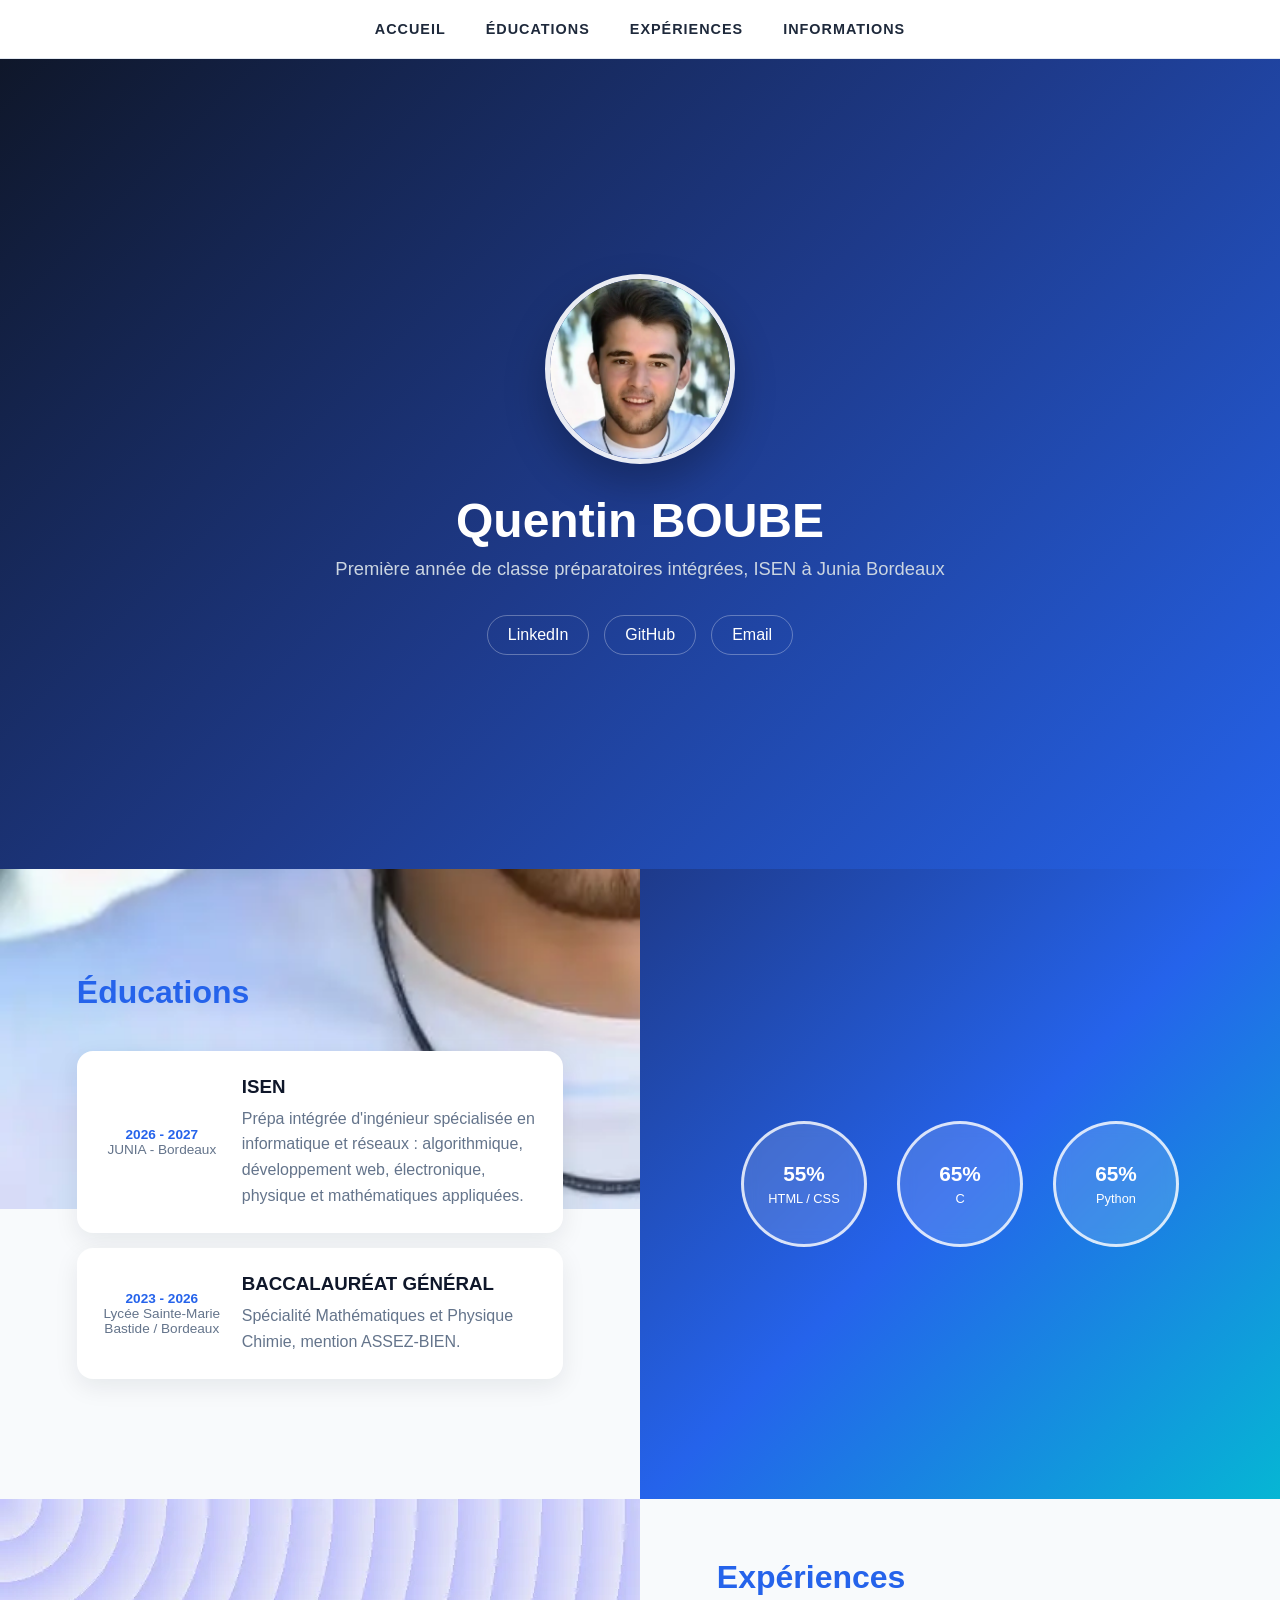
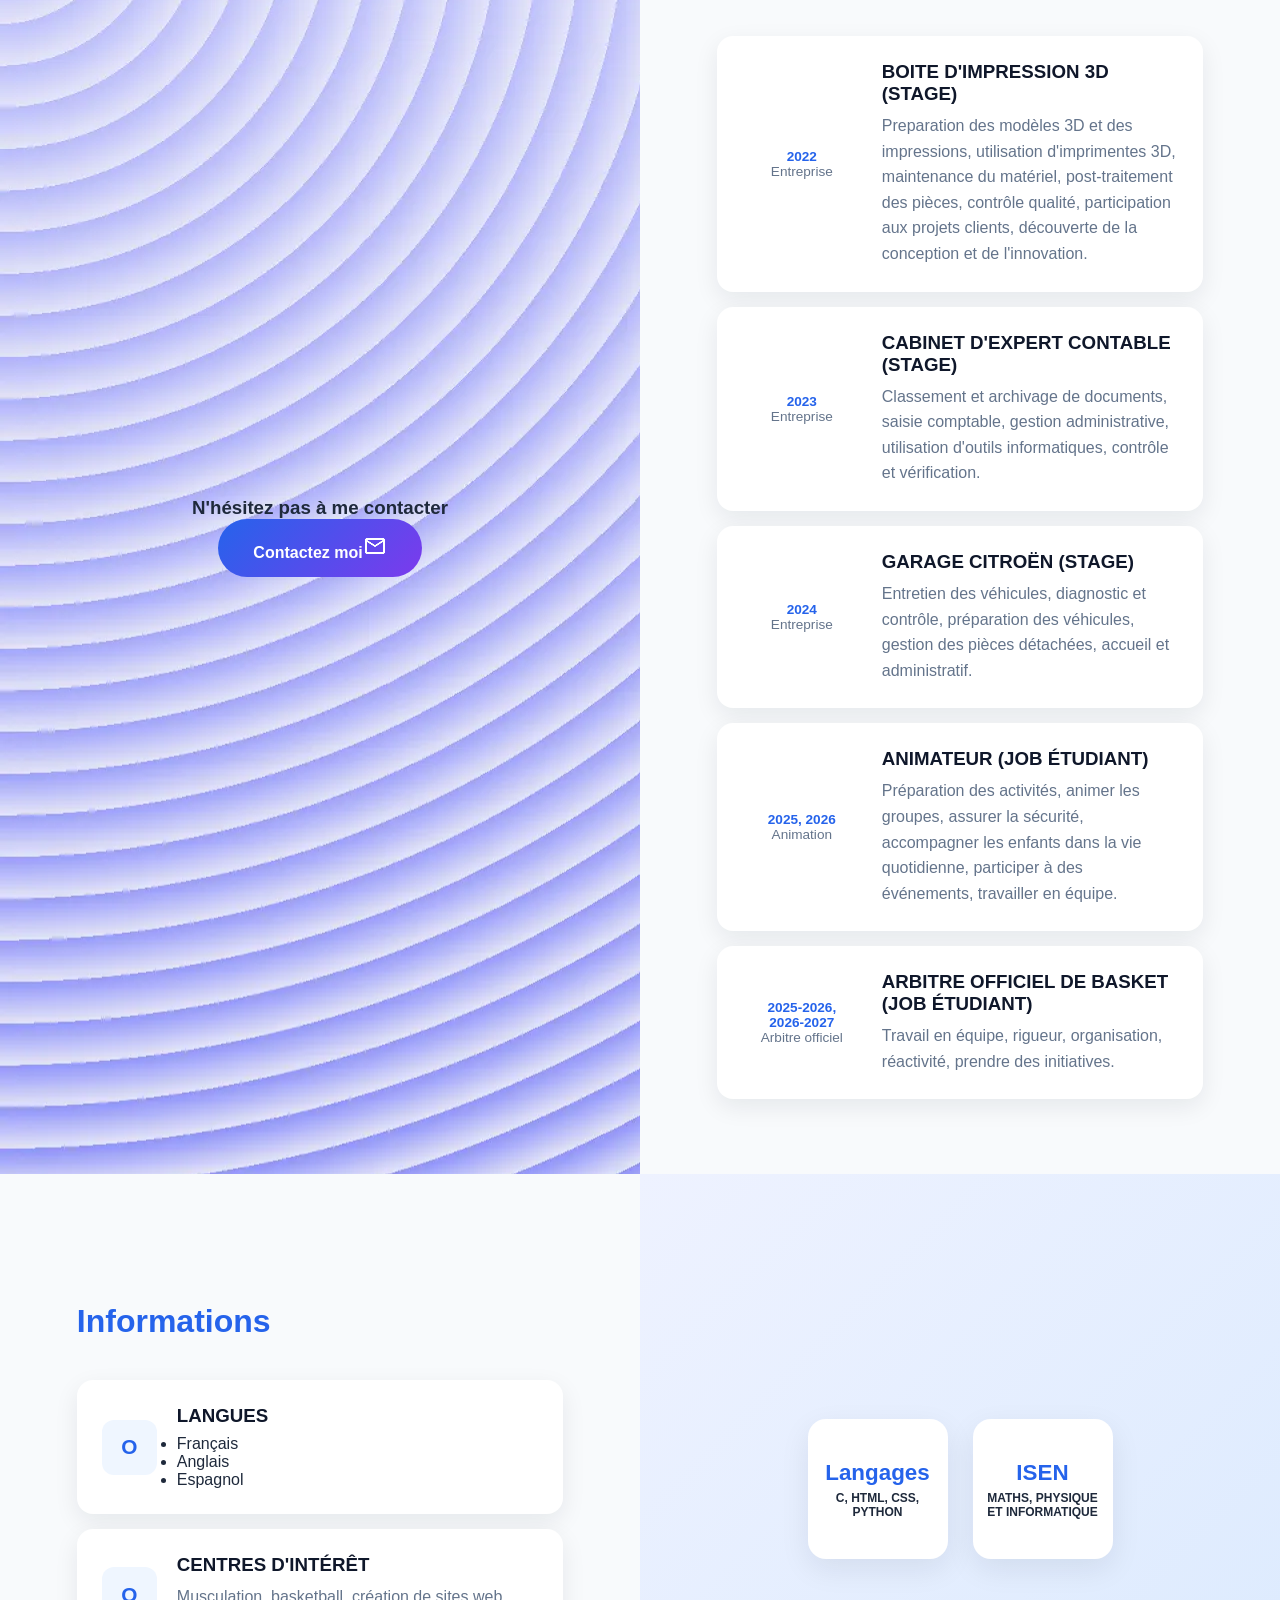
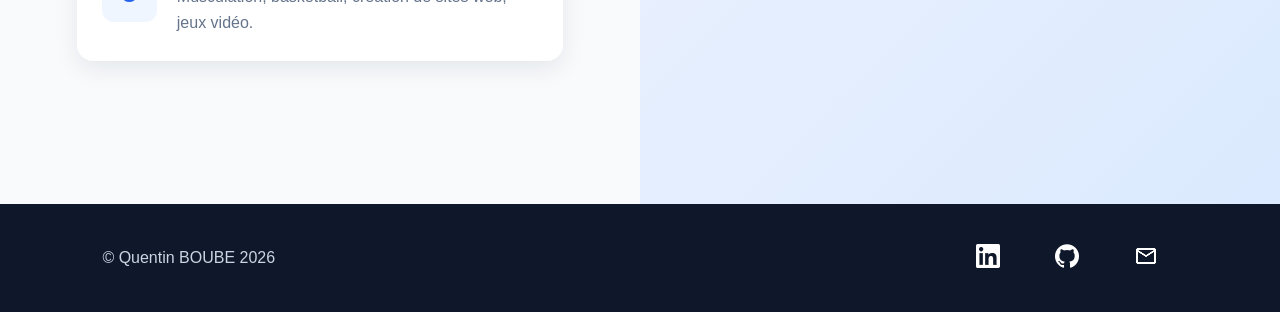
<file: index.html>
<!doctype html>
<html lang="fr">
  <head>
    <meta charset="UTF-8" />
    <meta name="viewport" content="width=device-width, initial-scale=1.0" />
    <title>CV - BOUBE</title>
    <link rel="stylesheet" href="./css/style.css" />
  </head>



  
  <body>
    <header>
      <nav>
        <ul>
          <li><a href="#accueil">Accueil</a></li>
          <li><a href="#educations">Éducations</a></li>
          <li><a href="#experiences">Expériences</a></li>
          <li><a href="#informations">Informations</a></li>
        </ul>
      </nav>
    </header>

    <main>
      <section id="accueil">
        <div class="haut">
          <img src="./image/Photo_profil.webp" alt="Photo de profil" />
          <h1>Quentin BOUBE</h1>
          <p>Première année de classe préparatoires intégrées, ISEN à Junia Bordeaux</p>
          <div class="liens">
            <a href="https://www.linkedin.com/in/quentin-boube-554311452/">LinkedIn</a>
            <a href="https://github.com/quentinboube" target="_blank">GitHub</a>
            <a href="mailto:quentin.boube@student.junia.com">Email</a>
          </div>
        </div>
      </section>

      <section id="educations">
        <div class="gauche">
          <h2>Éducations</h2>
          <article>
            <div class="date">
              <span>2026 - 2027</span>
              <span>JUNIA - Bordeaux</span>
            </div>
            <div class="texte">
              <h3>ISEN</h3>
              <p>
                Prépa intégrée d'ingénieur spécialisée en informatique et
                réseaux : algorithmique, développement web, électronique,
                physique et mathématiques appliquées.
              </p>
            </div>
          </article>
          <article>
            <div class="date">
              <span>2023 - 2026</span>
              <span>Lycée Sainte-Marie Bastide / Bordeaux</span>
            </div>
            <div class="texte">
              <h3>Baccalauréat général</h3>
              <p>Spécialité Mathématiques et Physique Chimie, mention ASSEZ-BIEN.</p>
            </div>
          </article>
        </div>
        <aside class="droite">
          <div class="cercle">
            <span>55%</span>
            <p>HTML / CSS</p>
          </div>
          <div class="cercle">
            <span>65%</span>
            <p>C</p>
          </div>
          <div class="cercle">
            <span>65%</span>
            <p>Python</p>
          </div>
        </aside>
      </section>

      <section id="experiences">
        <aside class="droite">
          <h3>N'hésitez pas à me contacter</h3>
          <a href="mailto:quentin.boube@student.junia.com" class="bouton">Contactez moi<img src="./image/mail.webp" alt="icone mail" /></a>
        </aside>
        <div class="gauche">
          <h2>Expériences</h2>
          <article>
            <div class="date">
              <span>2022</span>
              <span>Entreprise</span>
            </div>
            <div class="texte">
              <h3>Boite d'impression 3D (stage)</h3>
              <p>
                Preparation des modèles 3D et des impressions, utilisation d'imprimentes 3D, maintenance du matériel, post-traitement des pièces, 
                contrôle qualité, participation aux projets clients, découverte de la conception et de l'innovation.
              </p>
            </div>
          </article>
          <article>
            <div class="date">
              <span>2023</span>
              <span>Entreprise</span>
            </div>
            <div class="texte">
              <h3>Cabinet d'expert contable (stage)</h3>
              <p>
                Classement et archivage de documents, saisie comptable, gestion administrative, utilisation d'outils informatiques, contrôle et vérification.
              </p>
            </div>
          </article>
          <article>
            <div class="date">
              <span>2024</span>
              <span>Entreprise</span>
            </div>
            <div class="texte">
              <h3>Garage Citroën (stage)</h3>
              <p>
                Entretien des véhicules, diagnostic et contrôle, préparation des véhicules, gestion des pièces détachées, accueil et administratif.
              </p>
            </div>
          </article>
          <article>
            <div class="date">
              <span>2025, 2026</span>
              <span>Animation</span>
            </div>
            <div class="texte">
              <h3>Animateur (job étudiant)</h3>
              <p>
                Préparation des activités, animer les groupes, assurer la sécurité, accompagner les enfants dans la vie quotidienne, participer à des événements, travailler en équipe.
              </p>
            </div>
          </article>
          <article>
            <div class="date">
              <span>2025-2026, <br>2026-2027</span>
              <span>Arbitre officiel</span>
            </div>
            <div class="texte">
              <h3>Arbitre officiel de basket (job étudiant)</h3>
              <p>
                Travail en équipe, rigueur, organisation, réactivité, prendre des initiatives.
              </p>
            </div>
          </article>
        </div>
      </section>

      <section id="informations">
        <div class="gauche">
          <h2>Informations</h2>
          <article>
            <div class="icone">O</div>
            <div class="texte">
              <h3>Langues</h3>
              <p>
                <ul>
                  <li>Français</li>
                  <li>Anglais</li>
                  <li>Espagnol</li>
                </ul>
              </p>
            </div>
          </article>
          <article>
            <div class="icone">O</div>
            <div class="texte">
              <h3>Centres d'intérêt</h3>
              <p>
                Musculation, basketball, création de sites web, jeux vidéo.
              </p>
            </div>
          </article>
        </div>
        <aside class="droite">
          <div class="carre">
            <span>Langages</span>
            <p>C, HTML, CSS, PYTHON</p>
          </div>
          <div class="carre">
            <span>ISEN</span>
            <p>Maths, physique et informatique</p>
          </div>
        </aside>
      </section>
    </main>

    <footer>
      <p>© Quentin BOUBE 2026</p>
      <div class="liens">
        <a href="https://www.linkedin.com/in/quentin-boube-554311452/"><img src="./image/linkedin.png" alt="LinkedIn"/></a>
        <a href="https://github.com/quentinboube" target="_blank"><img src="./image/github.webp" alt="GitHub"/></a>
        <a href="mailto:quentin.boube@student.junia.com"><img src="./image/mail.webp" alt="Email" /></a>
      </div>
    </footer>
  </body>
</html>
</file>
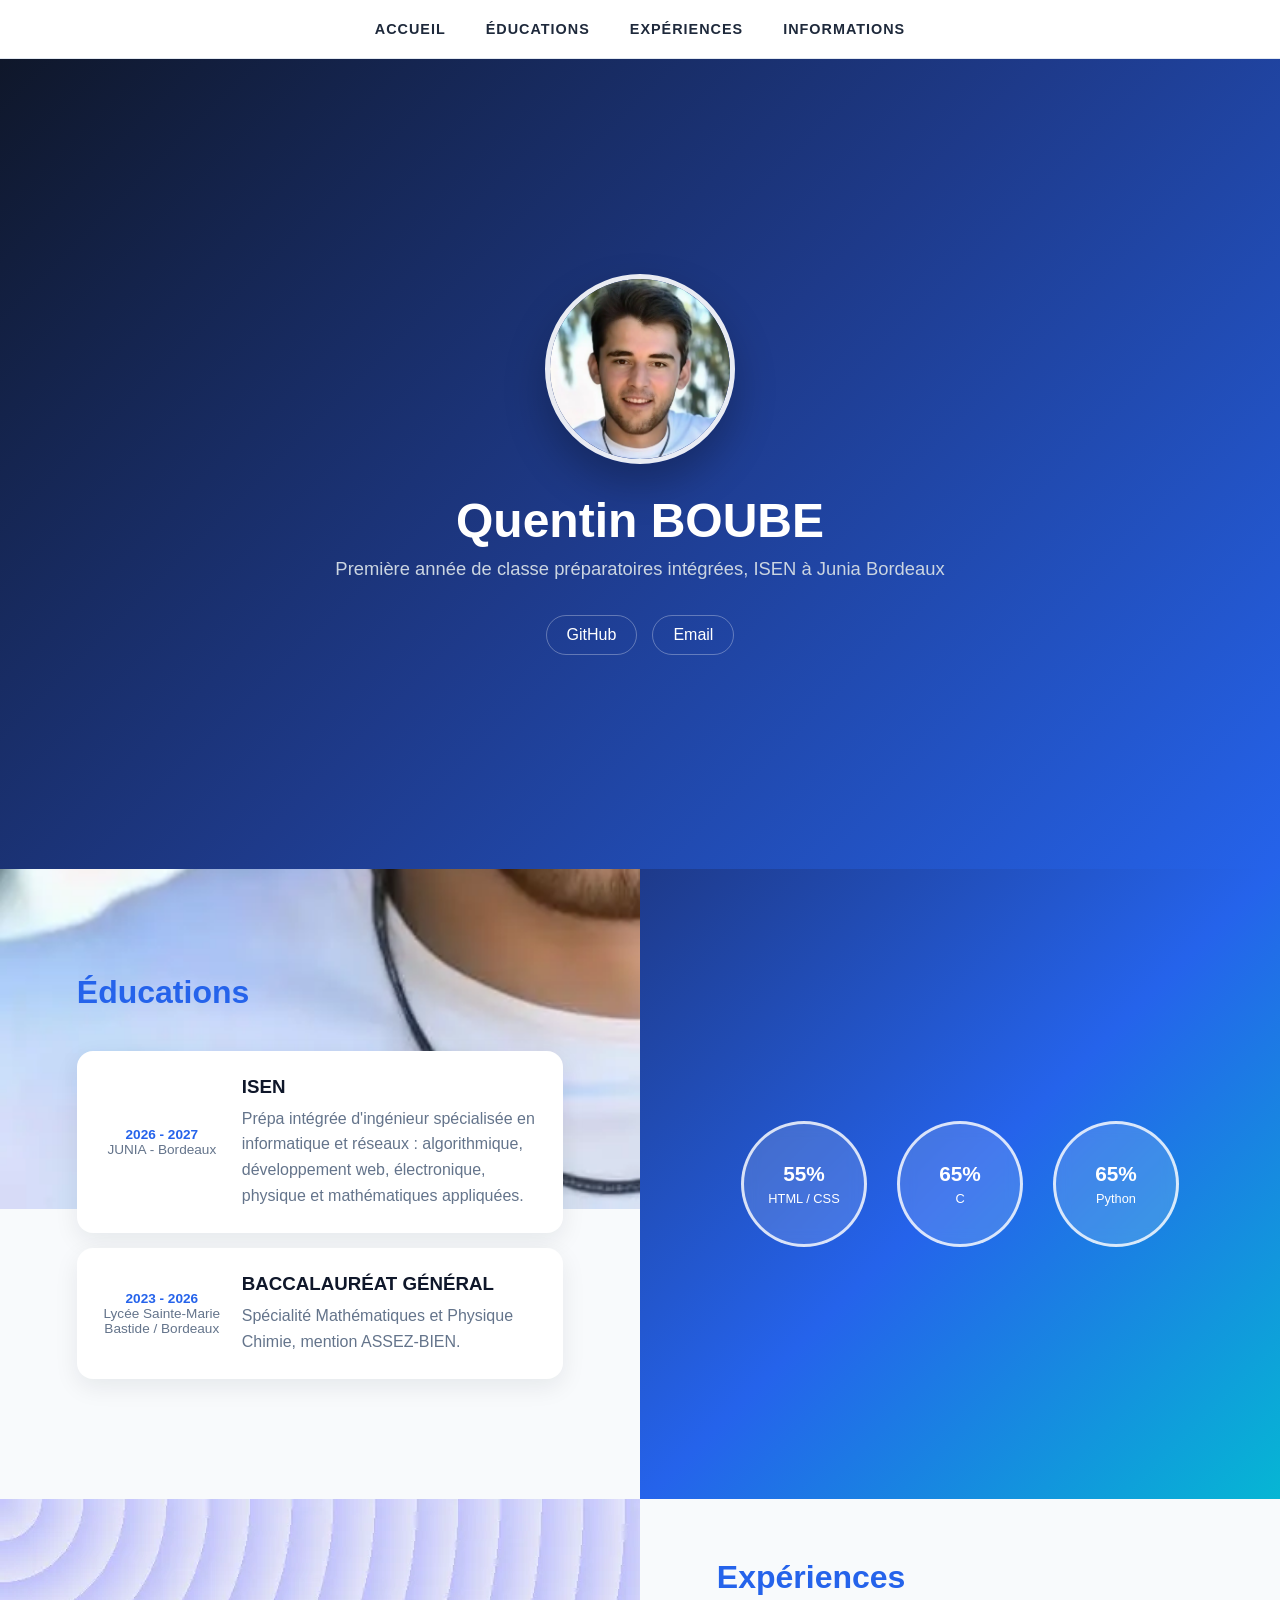
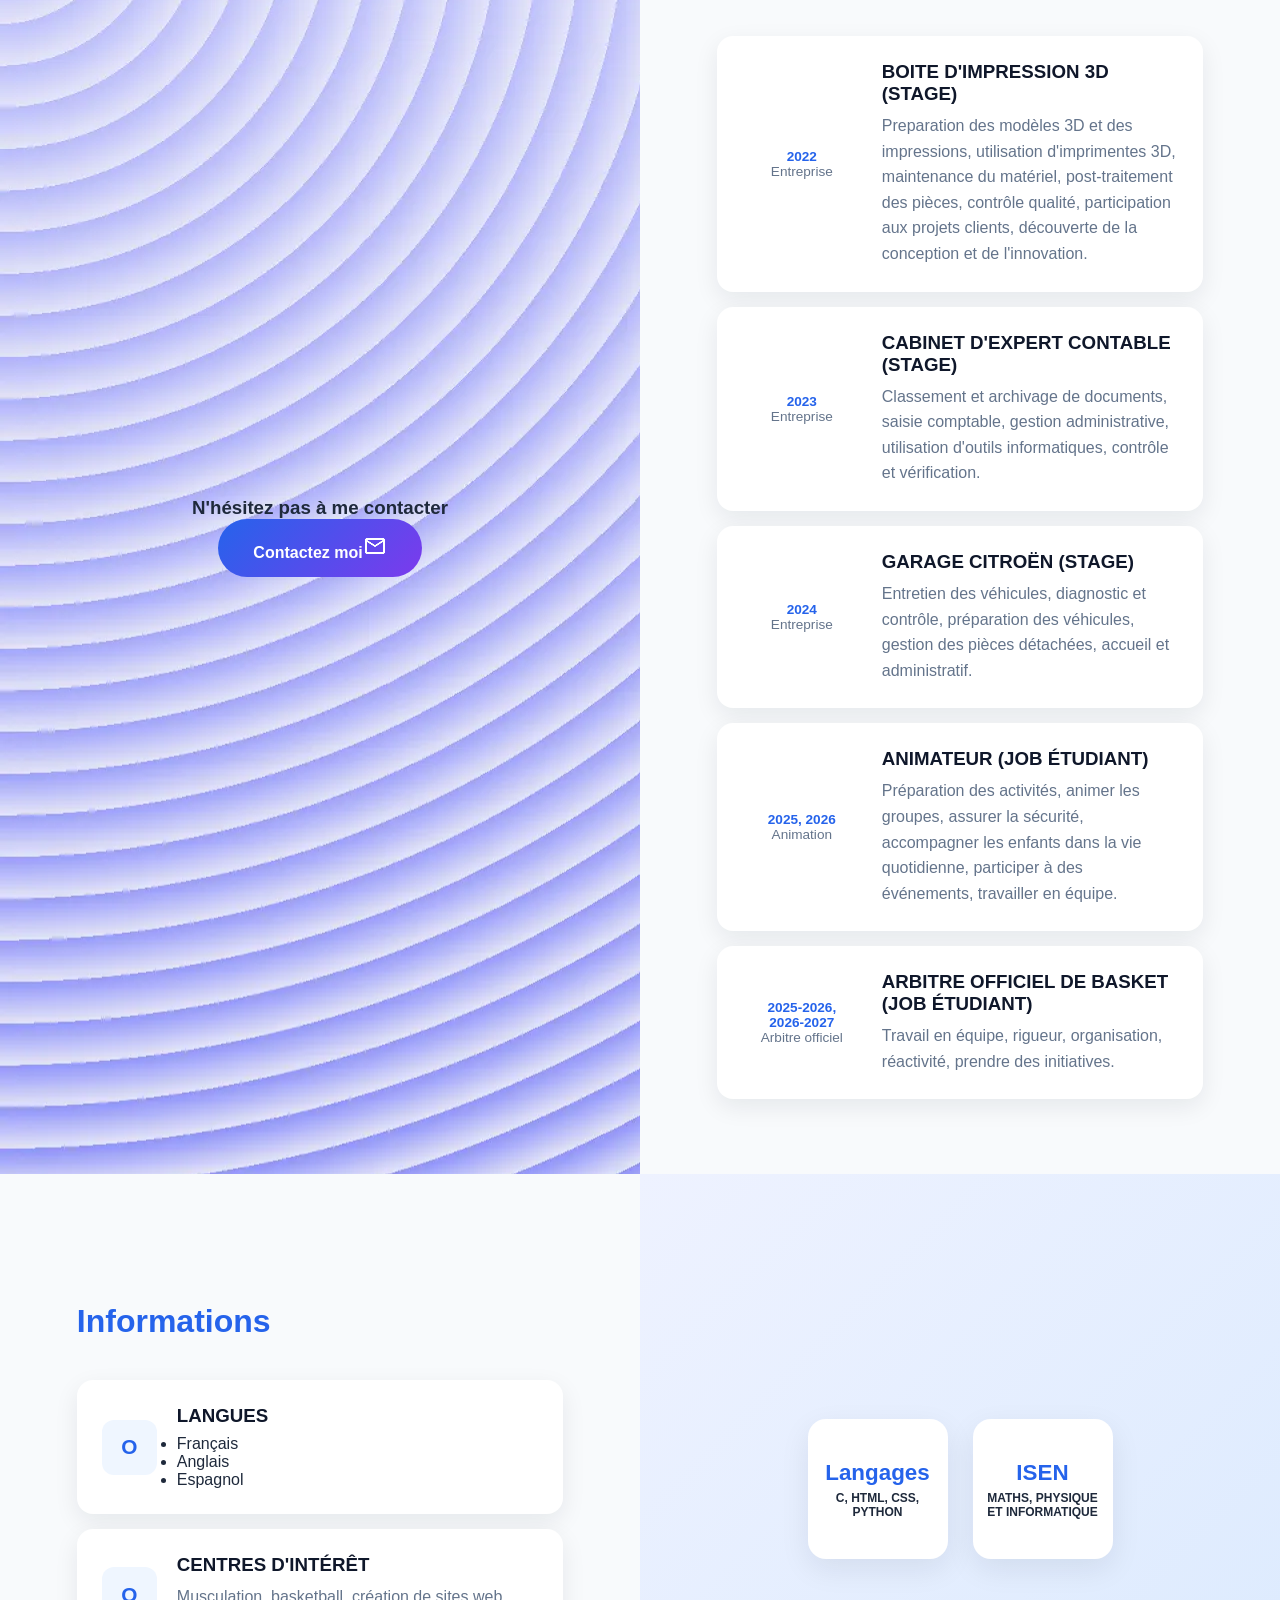
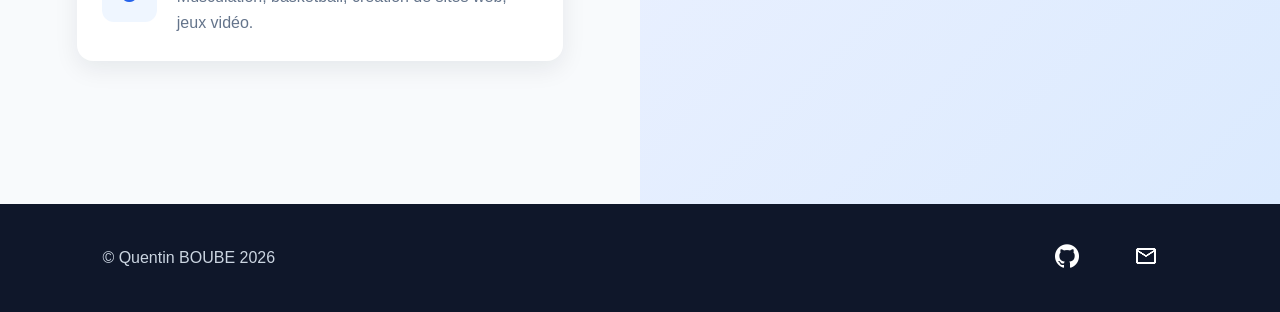
<file: CV.html>
<!doctype html>
<html lang="fr">
  <head>
    <meta charset="UTF-8" />
    <meta name="viewport" content="width=device-width, initial-scale=1.0" />
    <title>CV - BOUBE</title>
    <link rel="stylesheet" href="./css/style.css" />
  </head>



  
  <body>
    <header>
      <nav>
        <ul>
          <li><a href="#accueil">Accueil</a></li>
          <li><a href="#educations">Éducations</a></li>
          <li><a href="#experiences">Expériences</a></li>
          <li><a href="#informations">Informations</a></li>
        </ul>
      </nav>
    </header>

    <main>
      <section id="accueil">
        <div class="haut">
          <img src="./image/Photo_profil.webp" alt="Photo de profil" />
          <h1>Quentin BOUBE</h1>
          <p>Première année de classe préparatoires intégrées, ISEN à Junia Bordeaux</p>
          <div class="liens">
            <a href="https://github.com/quentinboube" target="_blank">GitHub</a>
            <a href="mailto:quentin.boube@student.junia.com">Email</a>
          </div>
        </div>
      </section>

      <section id="educations">
        <div class="gauche">
          <h2>Éducations</h2>
          <article>
            <div class="date">
              <span>2026 - 2027</span>
              <span>JUNIA - Bordeaux</span>
            </div>
            <div class="texte">
              <h3>ISEN</h3>
              <p>
                Prépa intégrée d'ingénieur spécialisée en informatique et
                réseaux : algorithmique, développement web, électronique,
                physique et mathématiques appliquées.
              </p>
            </div>
          </article>
          <article>
            <div class="date">
              <span>2023 - 2026</span>
              <span>Lycée Sainte-Marie Bastide / Bordeaux</span>
            </div>
            <div class="texte">
              <h3>Baccalauréat général</h3>
              <p>Spécialité Mathématiques et Physique Chimie, mention ASSEZ-BIEN.</p>
            </div>
          </article>
        </div>
        <aside class="droite">
          <div class="cercle">
            <span>55%</span>
            <p>HTML / CSS</p>
          </div>
          <div class="cercle">
            <span>65%</span>
            <p>C</p>
          </div>
          <div class="cercle">
            <span>65%</span>
            <p>Python</p>
          </div>
        </aside>
      </section>

      <section id="experiences">
        <aside class="droite">
          <h3>N'hésitez pas à me contacter</h3>
          <a href="mailto:quentin.boube@student.junia.com" class="bouton">Contactez moi<img src="./image/mail.webp" alt="icone mail" /></a>
        </aside>
        <div class="gauche">
          <h2>Expériences</h2>
          <article>
            <div class="date">
              <span>2022</span>
              <span>Entreprise</span>
            </div>
            <div class="texte">
              <h3>Boite d'impression 3D (stage)</h3>
              <p>
                Preparation des modèles 3D et des impressions, utilisation d'imprimentes 3D, maintenance du matériel, post-traitement des pièces, 
                contrôle qualité, participation aux projets clients, découverte de la conception et de l'innovation.
              </p>
            </div>
          </article>
          <article>
            <div class="date">
              <span>2023</span>
              <span>Entreprise</span>
            </div>
            <div class="texte">
              <h3>Cabinet d'expert contable (stage)</h3>
              <p>
                Classement et archivage de documents, saisie comptable, gestion administrative, utilisation d'outils informatiques, contrôle et vérification.
              </p>
            </div>
          </article>
          <article>
            <div class="date">
              <span>2024</span>
              <span>Entreprise</span>
            </div>
            <div class="texte">
              <h3>Garage Citroën (stage)</h3>
              <p>
                Entretien des véhicules, diagnostic et contrôle, préparation des véhicules, gestion des pièces détachées, accueil et administratif.
              </p>
            </div>
          </article>
          <article>
            <div class="date">
              <span>2025, 2026</span>
              <span>Animation</span>
            </div>
            <div class="texte">
              <h3>Animateur (job étudiant)</h3>
              <p>
                Préparation des activités, animer les groupes, assurer la sécurité, accompagner les enfants dans la vie quotidienne, participer à des événements, travailler en équipe.
              </p>
            </div>
          </article>
          <article>
            <div class="date">
              <span>2025-2026, <br>2026-2027</span>
              <span>Arbitre officiel</span>
            </div>
            <div class="texte">
              <h3>Arbitre officiel de basket (job étudiant)</h3>
              <p>
                Travail en équipe, rigueur, organisation, réactivité, prendre des initiatives.
              </p>
            </div>
          </article>
        </div>
      </section>

      <section id="informations">
        <div class="gauche">
          <h2>Informations</h2>
          <article>
            <div class="icone">O</div>
            <div class="texte">
              <h3>Langues</h3>
              <p>
                <ul>
                  <li>Français</li>
                  <li>Anglais</li>
                  <li>Espagnol</li>
                </ul>
              </p>
            </div>
          </article>
          <article>
            <div class="icone">O</div>
            <div class="texte">
              <h3>Centres d'intérêt</h3>
              <p>
                Musculation, basketball, création de sites web, jeux vidéo.
              </p>
            </div>
          </article>
        </div>
        <aside class="droite">
          <div class="carre">
            <span>Langages</span>
            <p>C, HTML, CSS, PYTHON</p>
          </div>
          <div class="carre">
            <span>ISEN</span>
            <p>Maths, physique et informatique</p>
          </div>
        </aside>
      </section>
    </main>

    <footer>
      <p>© Quentin BOUBE 2026</p>
      <div class="liens">
        <a href="https://github.com/quentinboube" target="_blank"><img src="./image/github.webp" alt="GitHub"/></a>
        <a href="mailto:quentin.boube@student.junia.com"><img src="./image/mail.webp" alt="Email" /></a>
      </div>
    </footer>
  </body>
</html>
</file>
<file: css/style.css>
:root{
    --bg:#f8fafc;
    --card:#ffffff;
    --text:#1e293b;
    --text-light:#64748b;

    --primary:#2563eb;
    --secondary:#7c3aed;
    --accent:#06b6d4;

    --dark:#0f172a;
    --border:#e2e8f0;

    scroll-behavior:smooth;
}

/* RESET */

body{
    margin:0;
    padding:0;
    font-family:'Segoe UI',Tahoma,Geneva,Verdana,sans-serif;
    color:var(--text);
    background:var(--bg);
}

h1,h2,h3,p,ul{
    margin:0;
    padding:0;
}

/* HEADER */

header{
    position:sticky;
    top:0;
    background:rgba(255,255,255,0.95);
    backdrop-filter:blur(10px);
    border-bottom:1px solid var(--border);
    z-index:1000;
}

nav ul{
    display:flex;
    justify-content:center;
    list-style:none;
    gap:40px;
    padding:20px;
}

nav a{
    text-decoration:none;
    color:var(--text);
    font-size:.9rem;
    font-weight:600;
    text-transform:uppercase;
    letter-spacing:1px;
    position:relative;
    transition:.3s;
}

nav a::after{
    content:"";
    position:absolute;
    width:0;
    height:3px;
    bottom:-6px;
    left:0;
    background:linear-gradient(
        90deg,
        var(--primary),
        var(--secondary)
    );
    transition:.3s;
    border-radius:10px;
}

nav a:hover{
    color:var(--primary);
}

nav a:hover::after{
    width:100%;
}

/* ANIMATION */

@keyframes apparition{
    from{
        opacity:0;
        transform:translateY(30px);
    }

    to{
        opacity:1;
        transform:translateY(0);
    }
}

#accueil,
#educations,
#experiences,
#informations{
    scroll-margin-top:70px;
}

/* ACCUEIL */

#accueil{
    min-height:90vh;

    background:
    linear-gradient(
        135deg,
        #0f172a,
        #1e3a8a,
        #2563eb
    );

    color:white;

    display:flex;
    justify-content:center;
    align-items:center;
    text-align:center;

    padding:40px 20px;
    box-sizing:border-box;
}

.haut{
    animation:apparition 1s ease;
}

.haut img{
    width:180px;
    height:180px;
    border-radius:50%;
    object-fit:cover;
    border:5px solid rgba(255,255,255,.9);

    box-shadow:
        0 20px 40px rgba(0,0,0,.25);

    margin-bottom:25px;

    transition:.4s;
}

.haut img:hover{
    transform:scale(1.08);
}

.haut h1{
    font-size:3rem;
    font-weight:700;
    margin-bottom:10px;
}

.haut p{
    font-size:1.15rem;
    color:#cbd5e1;
    margin-bottom:35px;
}

/* LIENS */

.liens{
    display:flex;
    justify-content:center;
    gap:15px;
}

.liens a{
    text-decoration:none;
    color:white;

    padding:10px 20px;

    border-radius:50px;

    border:1px solid rgba(255,255,255,.3);

    transition:.3s;
}

.liens a:hover{
    background:var(--accent);
    border-color:var(--accent);

    transform:translateY(-3px);
}

/* SECTIONS */

#educations,
#experiences,
#informations{
    display:flex;
    min-height:70vh;
}

.gauche,
.droite{
    width:50%;
    padding:60px 6%;
    box-sizing:border-box;
}

.gauche{
    background-image: url("../image/Photo_profil.webp");
    min-height: 500px;
    background-attachment: fixed;
    background-position: center;
    background-repeat: no-repeat;
    background-size: cover;

    display:flex;
    flex-direction:column;
    justify-content:center;
}

.gauche h2{
    font-size:2rem;
    margin-bottom:40px;
    color:var(--primary);
}

/* ARTICLES */

article{
    display:flex;
    gap:20px;
    align-items: center;

    background:var(--card);

    padding:25px;
    margin-bottom:15px;

    border-radius:16px;

    box-shadow:
        0 8px 25px rgba(15,23,42,.08);

    transition:.3s;
}

article:hover{
    transform:translateY(-5px);

    box-shadow:
        0 20px 40px rgba(37,99,235,.15);
}

.date{
    width:120px;
    flex-shrink:0;
    text-align: center;

    display:flex;
    flex-direction:column;

    font-size:.85rem;
    color:var(--text-light);
}

.date span:first-child{
    color:var(--primary);
    font-weight:700;
}

.icone{
    width:55px;
    height:55px;

    display:flex;
    align-items:center;
    justify-content:center;

    border-radius:12px;

    background:#eff6ff;

    color:var(--primary);

    font-size:1.3rem;
    font-weight:bold;

    flex-shrink:0;
}

.texte{
    flex:1;
}

.texte h3{
    margin-bottom:8px;
    color:var(--dark);
    text-transform:uppercase;
}

.texte p{
    color:var(--text-light);
    line-height:1.6;
}

/* EDUCATIONS */

#educations .droite{
    background:
    linear-gradient(
        135deg,
        #1e3a8a,
        #2563eb,
        #06b6d4
    );

    display:flex;
    justify-content:center;
    align-items:center;
    gap:30px;
    flex-wrap:wrap;
    color:white;
}

.cercle{
    width:120px;
    height:120px;

    border-radius:50%;

    border:3px solid rgba(255,255,255,.8);

    background:rgba(255,255,255,.15);

    backdrop-filter:blur(8px);

    display:flex;
    flex-direction:column;
    justify-content:center;
    align-items:center;
    transition:.3s;
}

.cercle:hover{
    transform:scale(1.1);
    background:white;
    color:var(--primary);
}

.cercle span{
    font-size:1.3rem;
    font-weight:700;
}

.cercle p{
    margin-top:5px;
    font-size:.8rem;
}

/* EXPERIENCES */

#experiences .droite{
    background-image: url(../image/fond.webp);

    display:flex;
    flex-direction:column;
    justify-content:center;
    align-items:center;
    text-align:center;
}

#experiences .droite p{
    font-size:1.4rem;
    color:var(--dark);
    margin-bottom:25px;
}

.bouton{
    text-decoration:none;

    background:
    linear-gradient(
        135deg,
        var(--primary),
        var(--secondary)
    );

    color:white;

    padding:15px 35px;

    border-radius:50px;

    font-weight:600;

    transition:.3s;
}

.bouton:hover{
    transform:translateY(-4px);

    box-shadow:
        0 12px 30px rgba(124,58,237,.3);
}

/* INFORMATIONS */

#informations .droite{
    background:
    linear-gradient(
        135deg,
        #eef2ff,
        #dbeafe
    );

    display:flex;
    justify-content:center;
    align-items:center;
    gap:25px;
    flex-wrap:wrap;
}

.carre{
    width:120px;
    height:120px;
    padding: 10px;

    background:white;
    
    border-radius:18px;

    display:flex;
    flex-direction:column;
    justify-content:center;
    align-items:center;

    box-shadow:
        0 10px 30px rgba(15,23,42,.08);

    transition:.3s;
}

.carre:hover{
    transform:translateY(-8px);

    box-shadow:
        0 20px 40px rgba(37,99,235,.18);
}

.carre span{
    font-size:1.4rem;
    font-weight:700;
    color:var(--primary);
}

.carre p{
    margin-top:5px;
    color:var(--text);
    font-size:.75rem;
    font-weight:600;
    text-transform:uppercase;
    text-align: center;
}

/* FOOTER */

footer{
    background:var(--dark);
    color:#cbd5e1;

    padding:30px 8%;

    display:flex;
    justify-content:space-between;
    align-items:center;
}

footer .liens a{
    border:none;
}

footer .liens a:hover{
    background:none;
    color:#60a5fa;
}

/* RESPONSIVE */

@media(max-width:900px){

    #educations,
    #experiences,
    #informations{
        flex-direction:column;
    }

    .gauche,
    .droite{
        width:100%;
        padding:50px 6%;
    }

    #experiences .droite{
        order:2;
    }
}

@media(max-width:600px){

    nav ul{
        flex-wrap:wrap;
        gap:15px;
    }

    .haut h1{
        font-size:2.1rem;
    }

    article{
        flex-direction:column;
    }

    footer{
        flex-direction:column;
        text-align:center;
        gap:15px;
    }
}
</file>
